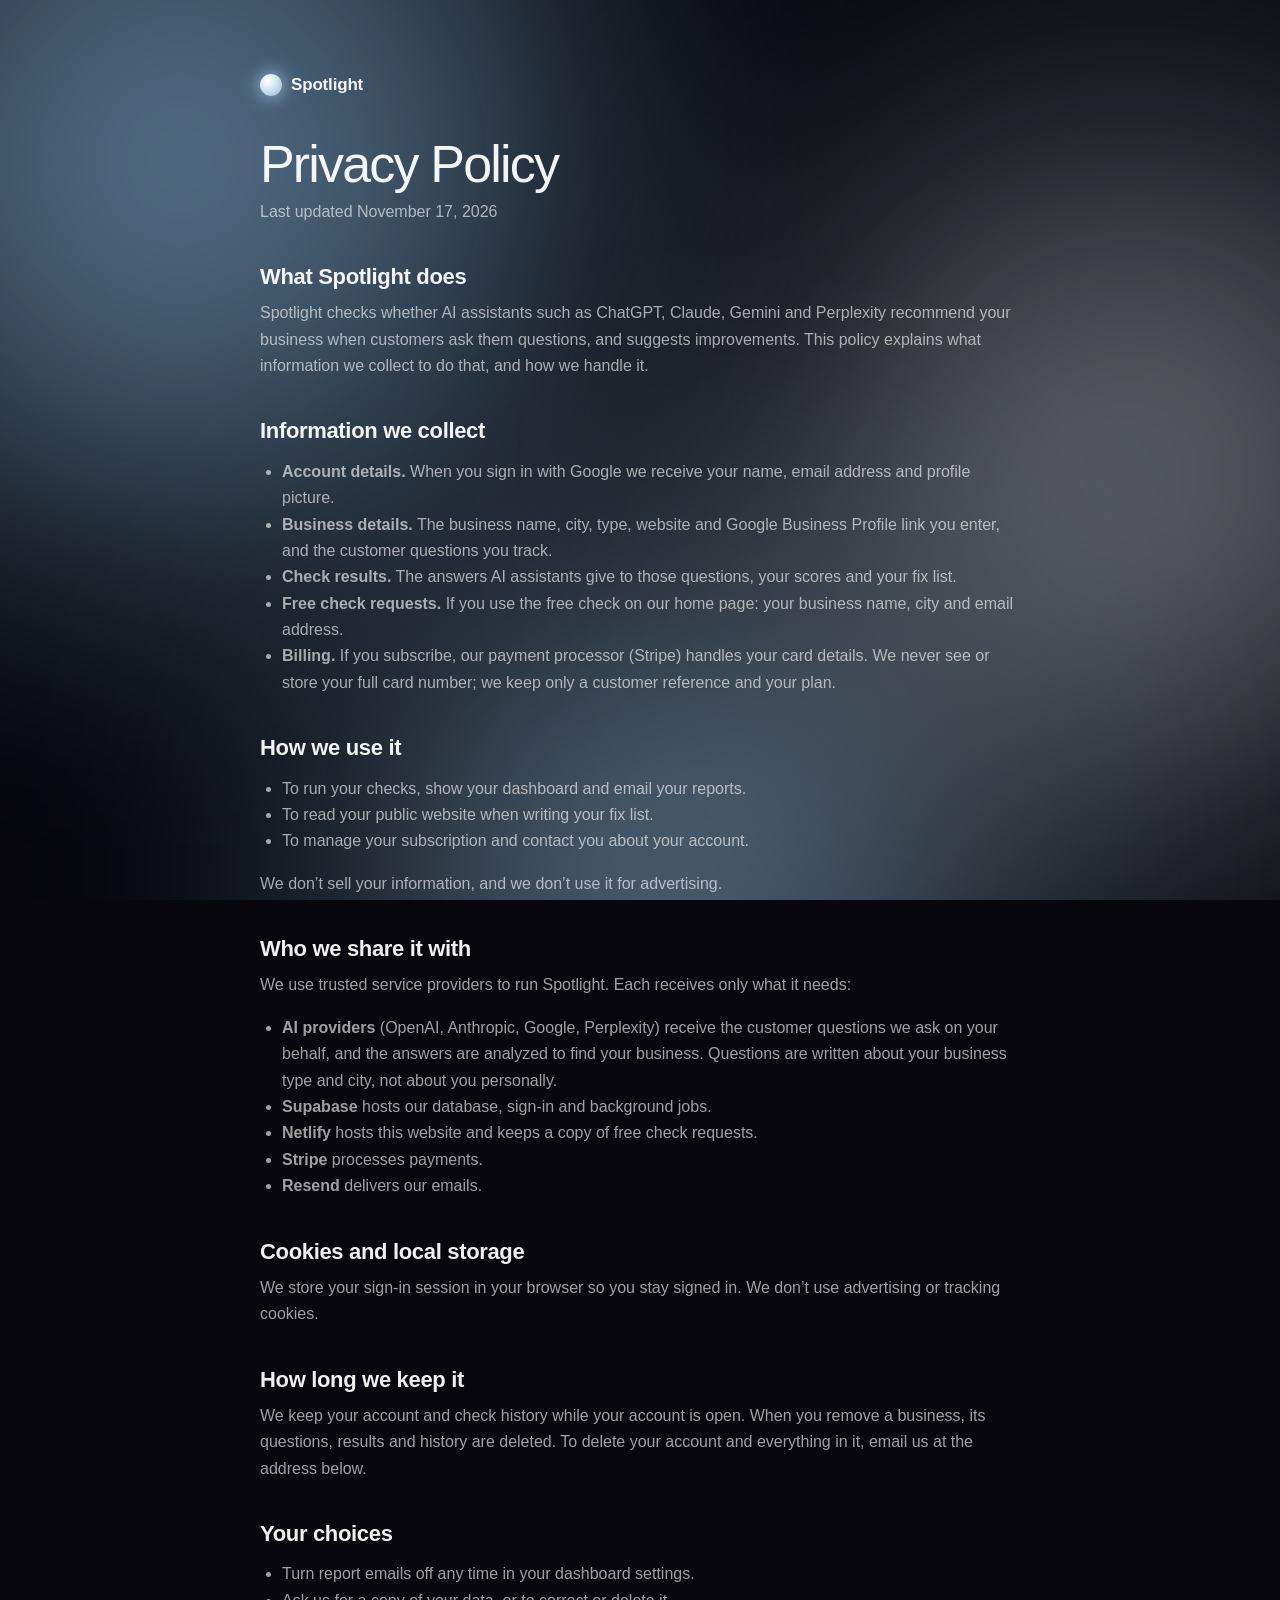
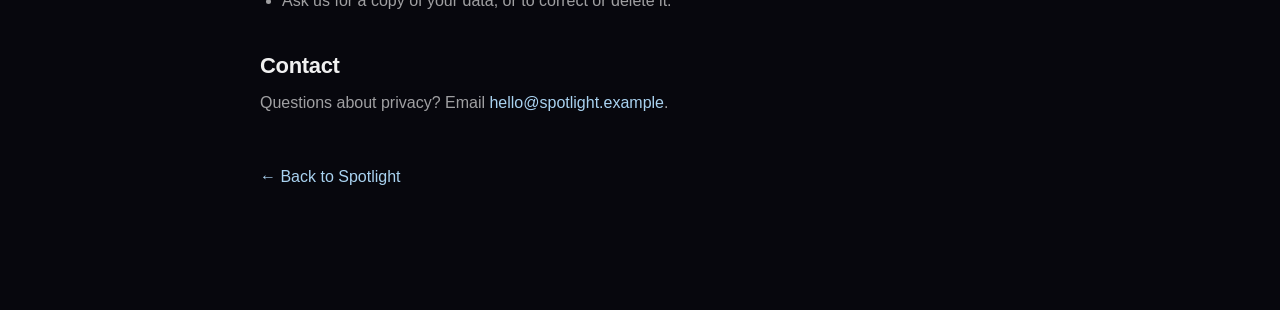
<file: privacy.html>
<!doctype html>
<html lang="en">
<head>
  <meta charset="utf-8" />
  <meta name="viewport" content="width=device-width, initial-scale=1" />
  <title>Privacy Policy — Spotlight</title>
  <meta name="description" content="How Spotlight collects, uses and protects your information." />
  <meta name="theme-color" content="#07070d" />
  <link rel="icon" href="/favicon.svg" type="image/svg+xml" />
  <link rel="stylesheet" href="/styles.css?v=4" />
</head>
<body>
  <div class="orbs" aria-hidden="true"><span></span><span></span><span></span></div>
  <main class="container legal">
    <a href="/" class="logo" aria-label="Spotlight home"><span class="logo-orb"></span>Spotlight</a>
    <h1 style="margin-top: 40px">Privacy Policy</h1>
    <p class="faint">Last updated November 17, 2026</p>

    <h2>What Spotlight does</h2>
    <p>Spotlight checks whether AI assistants such as ChatGPT, Claude, Gemini and Perplexity recommend your business when customers ask them questions, and suggests improvements. This policy explains what information we collect to do that, and how we handle it.</p>

    <h2>Information we collect</h2>
    <ul>
      <li><strong>Account details.</strong> When you sign in with Google we receive your name, email address and profile picture.</li>
      <li><strong>Business details.</strong> The business name, city, type, website and Google Business Profile link you enter, and the customer questions you track.</li>
      <li><strong>Check results.</strong> The answers AI assistants give to those questions, your scores and your fix list.</li>
      <li><strong>Free check requests.</strong> If you use the free check on our home page: your business name, city and email address.</li>
      <li><strong>Billing.</strong> If you subscribe, our payment processor (Stripe) handles your card details. We never see or store your full card number; we keep only a customer reference and your plan.</li>
    </ul>

    <h2>How we use it</h2>
    <ul>
      <li>To run your checks, show your dashboard and email your reports.</li>
      <li>To read your public website when writing your fix list.</li>
      <li>To manage your subscription and contact you about your account.</li>
    </ul>
    <p>We don’t sell your information, and we don’t use it for advertising.</p>

    <h2>Who we share it with</h2>
    <p>We use trusted service providers to run Spotlight. Each receives only what it needs:</p>
    <ul>
      <li><strong>AI providers</strong> (OpenAI, Anthropic, Google, Perplexity) receive the customer questions we ask on your behalf, and the answers are analyzed to find your business. Questions are written about your business type and city, not about you personally.</li>
      <li><strong>Supabase</strong> hosts our database, sign-in and background jobs.</li>
      <li><strong>Netlify</strong> hosts this website and keeps a copy of free check requests.</li>
      <li><strong>Stripe</strong> processes payments.</li>
      <li><strong>Resend</strong> delivers our emails.</li>
    </ul>

    <h2>Cookies and local storage</h2>
    <p>We store your sign-in session in your browser so you stay signed in. We don’t use advertising or tracking cookies.</p>

    <h2>How long we keep it</h2>
    <p>We keep your account and check history while your account is open. When you remove a business, its questions, results and history are deleted. To delete your account and everything in it, email us at the address below.</p>

    <h2>Your choices</h2>
    <ul>
      <li>Turn report emails off any time in your dashboard settings.</li>
      <li>Ask us for a copy of your data, or to correct or delete it.</li>
    </ul>

    <h2>Contact</h2>
    <p>Questions about privacy? Email <a href="mailto:hello@spotlight.example">hello@spotlight.example</a>.</p>

    <p style="margin-top: 48px"><a href="/">← Back to Spotlight</a></p>
  </main>
</body>
</html>
</file>
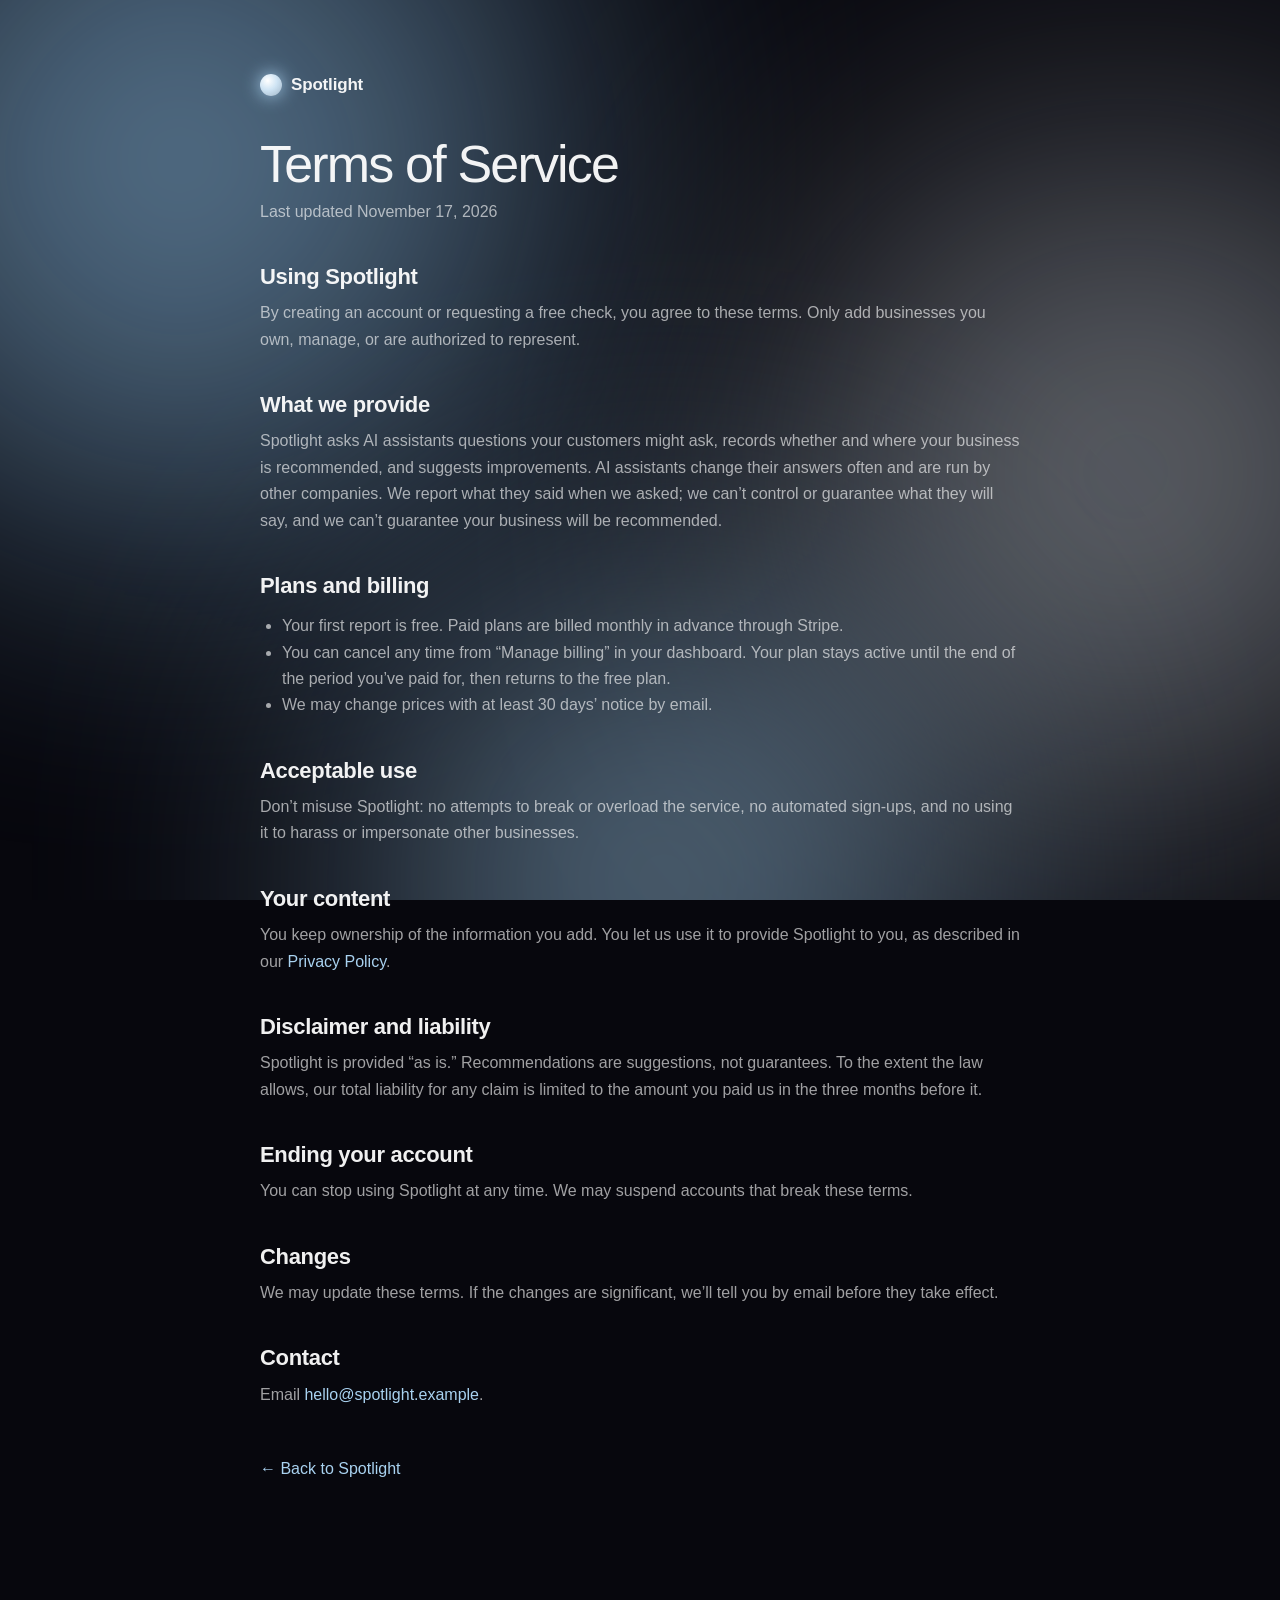
<file: terms.html>
<!doctype html>
<html lang="en">
<head>
  <meta charset="utf-8" />
  <meta name="viewport" content="width=device-width, initial-scale=1" />
  <title>Terms of Service — Spotlight</title>
  <meta name="description" content="The terms for using Spotlight." />
  <meta name="theme-color" content="#07070d" />
  <link rel="icon" href="/favicon.svg" type="image/svg+xml" />
  <link rel="stylesheet" href="/styles.css?v=4" />
</head>
<body>
  <div class="orbs" aria-hidden="true"><span></span><span></span><span></span></div>
  <main class="container legal">
    <a href="/" class="logo" aria-label="Spotlight home"><span class="logo-orb"></span>Spotlight</a>
    <h1 style="margin-top: 40px">Terms of Service</h1>
    <p class="faint">Last updated November 17, 2026</p>

    <h2>Using Spotlight</h2>
    <p>By creating an account or requesting a free check, you agree to these terms. Only add businesses you own, manage, or are authorized to represent.</p>

    <h2>What we provide</h2>
    <p>Spotlight asks AI assistants questions your customers might ask, records whether and where your business is recommended, and suggests improvements. AI assistants change their answers often and are run by other companies. We report what they said when we asked; we can’t control or guarantee what they will say, and we can’t guarantee your business will be recommended.</p>

    <h2>Plans and billing</h2>
    <ul>
      <li>Your first report is free. Paid plans are billed monthly in advance through Stripe.</li>
      <li>You can cancel any time from “Manage billing” in your dashboard. Your plan stays active until the end of the period you’ve paid for, then returns to the free plan.</li>
      <li>We may change prices with at least 30 days’ notice by email.</li>
    </ul>

    <h2>Acceptable use</h2>
    <p>Don’t misuse Spotlight: no attempts to break or overload the service, no automated sign-ups, and no using it to harass or impersonate other businesses.</p>

    <h2>Your content</h2>
    <p>You keep ownership of the information you add. You let us use it to provide Spotlight to you, as described in our <a href="/privacy.html">Privacy Policy</a>.</p>

    <h2>Disclaimer and liability</h2>
    <p>Spotlight is provided “as is.” Recommendations are suggestions, not guarantees. To the extent the law allows, our total liability for any claim is limited to the amount you paid us in the three months before it.</p>

    <h2>Ending your account</h2>
    <p>You can stop using Spotlight at any time. We may suspend accounts that break these terms.</p>

    <h2>Changes</h2>
    <p>We may update these terms. If the changes are significant, we’ll tell you by email before they take effect.</p>

    <h2>Contact</h2>
    <p>Email <a href="mailto:hello@spotlight.example">hello@spotlight.example</a>.</p>

    <p style="margin-top: 48px"><a href="/">← Back to Spotlight</a></p>
  </main>
</body>
</html>
</file>
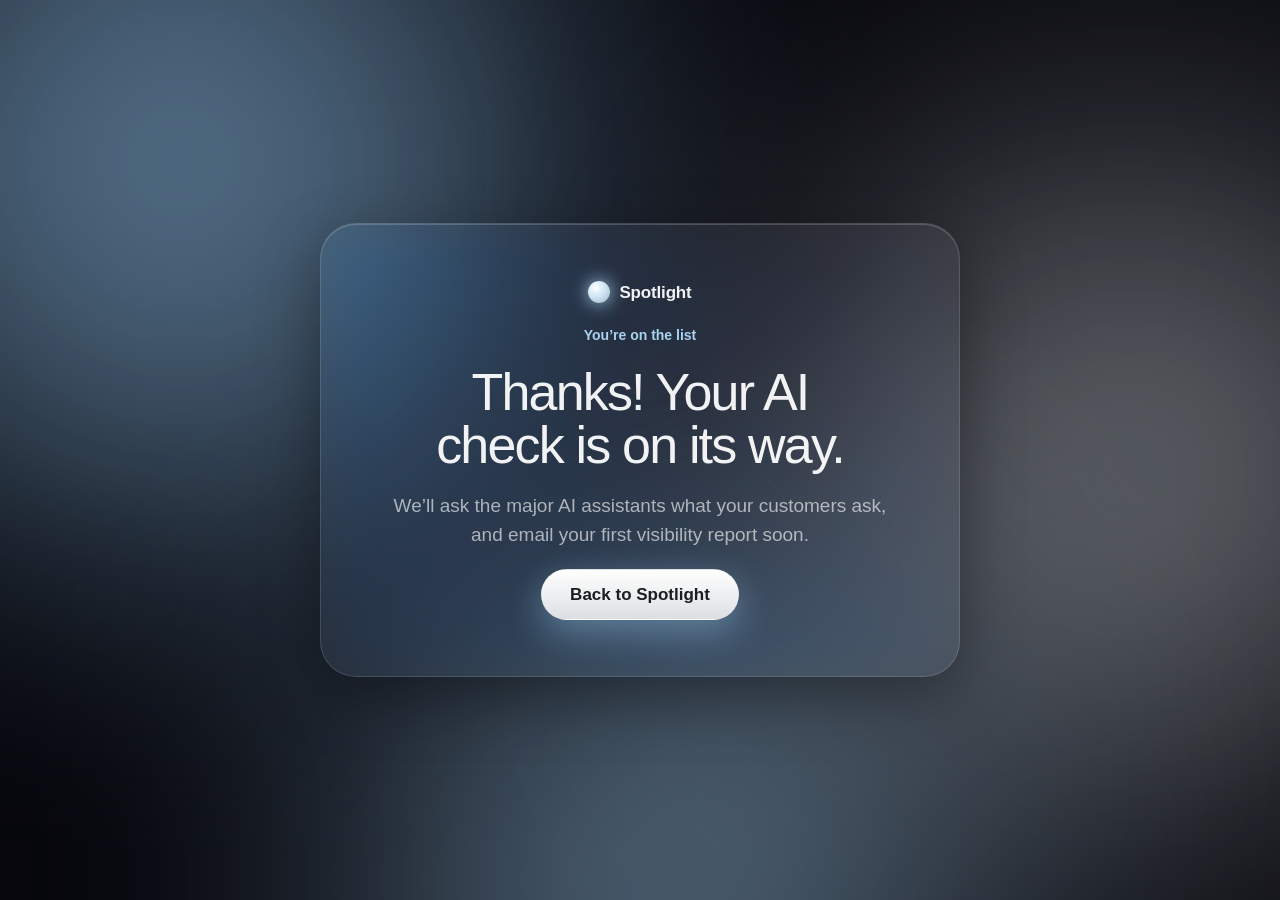
<file: thanks.html>
<!doctype html>
<html lang="en">
<head>
  <meta charset="utf-8" />
  <meta name="viewport" content="width=device-width, initial-scale=1" />
  <title>Thanks — Spotlight</title>
  <meta name="robots" content="noindex" />
  <link rel="icon" href="/favicon.svg" type="image/svg+xml" />
  <link rel="stylesheet" href="/styles.css?v=4" />
</head>
<body>
  <div class="orbs" aria-hidden="true"><span></span><span></span><span></span></div>
  <main class="thanks-main">
    <section class="thanks-card glass">
      <a href="/" class="logo" aria-label="Spotlight home"><span class="logo-orb"></span>Spotlight</a>
      <span class="eyebrow">You’re on the list</span>
      <h1>Thanks! Your AI check is on its way.</h1>
      <p class="lede">
        We’ll ask the major AI assistants what your customers ask, and email your first visibility report soon.
      </p>
      <a href="/" class="btn btn-primary btn-lg">Back to Spotlight</a>
    </section>
  </main>
</body>
</html>
</file>
<file: styles.css>
/* ==========================================================
   Spotlight Glass — shared styles for every page
   Frosted-glass panels over soft blurred light orbs, dark theme.
   ========================================================== */

:root {
  --bg: #07070d;
  --text: rgba(255, 255, 255, 0.94);
  --muted: rgba(255, 255, 255, 0.62);
  --faint: rgba(255, 255, 255, 0.4);
  --glass: rgba(255, 255, 255, 0.06);
  --glass2: rgba(255, 255, 255, 0.11);
  --stroke: rgba(255, 255, 255, 0.13);
  --hi: inset 0 1px 0 rgba(255, 255, 255, 0.18), 0 20px 60px rgba(0, 0, 0, 0.35);
  --blur: 28px;
  --accent: #a9d2f0;
  --accent-glow: rgba(150, 198, 235, 0.35);
  --accent-fill: linear-gradient(180deg, #ffffff 0%, #f1f2f3 40%, #dcdfe2 100%);
  --on-accent: #1c1d1f;
  --good: #30d158;
  --warn: #ff9f0a;
  --bad: #ff453a;
  --chart-line: #3987e5; /* series blue, dark-mode step of the chart palette */
  --orb1: #8fc1e8;
  --orb2: #b9c0c7;
  --orb3: #a6d4f5;
  --orbop: 0.55;
  --font: -apple-system, BlinkMacSystemFont, "SF Pro Display", "SF Pro Text", "Helvetica Neue", "Segoe UI", Roboto, sans-serif;
}

*,
*::before,
*::after { box-sizing: border-box; }

html { scroll-behavior: smooth; scroll-padding-top: 100px; }

body {
  margin: 0;
  min-height: 100vh;
  background: var(--bg);
  color: var(--text);
  font-family: var(--font);
  font-size: 16px;
  line-height: 1.5;
  -webkit-font-smoothing: antialiased;
  overflow-x: hidden;
}

a { color: var(--accent); text-decoration: none; }
a:hover { opacity: 0.8; }
h1, h2, h3 { margin: 0; font-weight: 700; }
h1 { font-weight: 400; font-size: clamp(44px, 6vw, 72px); line-height: 1.02; letter-spacing: -0.035em; text-wrap: balance; }
h2 { font-size: clamp(34px, 4.4vw, 52px); line-height: 1.06; letter-spacing: -0.03em; text-wrap: balance; }
h3 { font-size: 21px; font-weight: 600; letter-spacing: -0.015em; }
p { margin: 0; }
.muted { color: var(--muted); }
.faint { color: var(--faint); }
.hidden, [hidden] { display: none !important; }
.sr-only { position: absolute; width: 1px; height: 1px; padding: 0; margin: -1px; overflow: hidden; clip: rect(0 0 0 0); white-space: nowrap; border: 0; }

.container { width: min(1168px, 100%); margin-inline: auto; padding-inline: 24px; }

/* ---------- Background orbs ---------- */
.orbs { position: fixed; inset: 0; z-index: 0; pointer-events: none; overflow: hidden; }
.orbs span { position: absolute; border-radius: 50%; opacity: var(--orbop); }
.orbs span:nth-child(1) { width: 720px; height: 720px; left: -180px; top: -200px; background: var(--orb1); filter: blur(140px); }
.orbs span:nth-child(2) { width: 620px; height: 620px; right: -160px; top: 18%; background: var(--orb2); filter: blur(150px); }
.orbs span:nth-child(3) { width: 560px; height: 560px; left: 30%; bottom: -260px; background: var(--orb3); filter: blur(150px); }
main, .nav, .footer { position: relative; z-index: 1; }

/* ---------- Glass surfaces ---------- */
.glass,
.glass-strong {
  background: var(--glass);
  -webkit-backdrop-filter: blur(var(--blur)) saturate(180%);
  backdrop-filter: blur(var(--blur)) saturate(180%);
  border: 1px solid var(--stroke);
  box-shadow: var(--hi);
}
.glass-strong { background: var(--glass2); }

/* ---------- Buttons ---------- */
.btn {
  display: inline-flex;
  align-items: center;
  justify-content: center;
  gap: 0.4em;
  padding: 14px 20px;
  border: 1px solid transparent;
  border-radius: 14px;
  font: 600 15px/1 var(--font);
  text-align: center;
  cursor: pointer;
  transition: filter 0.15s, transform 0.1s, opacity 0.15s;
}
.btn:hover { opacity: 1; filter: brightness(1.08); }
.btn:active { transform: scale(0.985); }
.btn:focus-visible { outline: 2px solid var(--accent); outline-offset: 3px; }
.btn:disabled { opacity: 0.6; cursor: wait; }
.btn-primary {
  background: var(--accent-fill);
  color: var(--on-accent);
  box-shadow: inset 0 1px 0 rgba(255, 255, 255, 0.3), 0 10px 30px var(--accent-glow);
}
.btn-ghost { background: var(--glass2); border-color: var(--stroke); color: var(--text); }
.btn-sm { padding: 10px 18px; border-radius: 999px; font-size: 14px; font-weight: 500; box-shadow: 0 6px 20px rgba(150, 198, 235, 0.4); }
.btn-lg { padding: 16px 28px; border-radius: 999px; font-size: 17px; box-shadow: inset 0 1px 0 rgba(255, 255, 255, 0.3), 0 12px 36px rgba(150, 198, 235, 0.45); }
.btn-block { width: 100%; }

/* ---------- Nav ---------- */
.nav { position: sticky; top: 16px; z-index: 50; display: flex; justify-content: center; padding: 16px 20px 0; }
.nav-inner {
  position: relative;
  display: flex;
  align-items: center;
  gap: 28px;
  width: 100%;
  max-width: 1080px;
  padding: 8px 8px 8px 22px;
  border-radius: 999px;
}
/* The bar's blur lives on a pseudo-element: a blurred ancestor would stop the
   mobile dropdown (a child of the bar) from blurring what's behind it. */
.nav-inner.glass-strong { z-index: 0; background: none; -webkit-backdrop-filter: none; backdrop-filter: none; }
.nav-inner::before {
  content: "";
  position: absolute;
  inset: 0;
  z-index: -1;
  border-radius: inherit;
  background: var(--glass2);
  -webkit-backdrop-filter: blur(var(--blur)) saturate(180%);
  backdrop-filter: blur(var(--blur)) saturate(180%);
}
.logo { display: flex; align-items: center; gap: 9px; color: var(--text); font-size: 17px; font-weight: 600; letter-spacing: -0.01em; }
.logo:hover { opacity: 1; }
.logo-orb {
  width: 22px;
  height: 22px;
  flex: none;
  border-radius: 50%;
  background: radial-gradient(circle at 35% 30%, #fff, #cfe4f4 45%, #9fb4c6);
  box-shadow: 0 0 18px var(--accent);
}
.nav-links { display: flex; gap: 22px; flex: 1; font-size: 14px; }
.nav-links a { color: var(--muted); }
.nav-links a:hover { color: var(--text); opacity: 1; }
.nav-login { color: var(--text); font-size: 14px; }
.nav-toggle { display: none; }

/* ---------- Hero ---------- */
.hero {
  display: grid;
  grid-template-columns: repeat(auto-fit, minmax(min(100%, 440px), 1fr));
  gap: 48px;
  align-items: center;
  padding: 96px 0 120px;
}
.hero-copy { display: flex; flex-direction: column; gap: 24px; }
.lede { font-size: 19px; color: var(--muted); max-width: 520px; text-wrap: pretty; }

.check-form {
  display: grid;
  grid-template-columns: 1fr 1fr;
  gap: 10px;
  max-width: 520px;
  padding: 14px;
  border-radius: 26px;
}
.field { display: flex; flex-direction: column; gap: 6px; min-width: 0; }
.field-wide { grid-column: 1 / -1; }
.field label:not(.sr-only) { font-size: 13px; color: var(--muted); }
.field input {
  width: 100%;
  padding: 14px 16px;
  border: 1px solid var(--stroke);
  border-radius: 14px;
  background: var(--glass);
  color: var(--text);
  font: 15px var(--font);
  outline: none;
  transition: border-color 0.15s, box-shadow 0.15s;
}
.field input::placeholder { color: var(--faint); }
.field input:focus { border-color: var(--accent); box-shadow: 0 0 0 4px rgba(150, 198, 235, 0.25); }
.check-form .btn { padding: 15px; font-size: 16px; }
.form-note { font-size: 13px; color: var(--faint); text-align: center; padding-top: 2px; }
.form-note.is-error { color: #ffb4ae; }
.form-success { padding: 12px 14px; border-radius: 14px; background: rgba(48, 209, 88, 0.14); border: 1px solid rgba(48, 209, 88, 0.3); color: var(--good); font-weight: 500; text-align: center; }

.assistants { display: flex; flex-wrap: wrap; gap: 8px; margin: 0; padding: 0; list-style: none; }
.assistants li { padding: 6px 12px; border-radius: 999px; border: 1px solid var(--stroke); background: var(--glass); color: var(--muted); font-size: 13px; }

/* Hero visual */
.hero-visual { position: relative; }
.chat-card { overflow: hidden; border-radius: 28px; }
.chat-top { display: flex; align-items: center; gap: 8px; padding: 14px 18px; border-bottom: 1px solid var(--stroke); }
.traffic { display: flex; gap: 8px; }
.traffic i { width: 12px; height: 12px; border-radius: 50%; background: #ff5f57; }
.traffic i:nth-child(2) { background: #febc2e; }
.traffic i:nth-child(3) { background: #28c840; }
.chat-title { flex: 1; margin-right: 52px; text-align: center; font-size: 13px; color: var(--muted); }
.chat-body { display: flex; flex-direction: column; gap: 16px; padding: 22px; }
.chat-q { align-self: flex-end; max-width: 80%; padding: 11px 16px; border-radius: 20px 20px 6px 20px; background: var(--accent-fill); color: var(--on-accent); font-size: 15px; }
.chat-a { max-width: 92%; padding: 16px 18px; border-radius: 20px 20px 20px 6px; background: var(--glass2); border: 1px solid var(--stroke); font-size: 14.5px; line-height: 1.55; }
.chat-a > div { margin-bottom: 8px; }
.chat-a ol { display: flex; flex-direction: column; gap: 4px; margin: 0; padding-left: 20px; color: var(--muted); }
.chat-a strong { color: var(--text); }
.chat-alert { display: flex; gap: 12px; align-items: flex-start; padding: 14px 16px; border-radius: 18px; background: rgba(255, 69, 58, 0.12); border: 1px solid rgba(255, 69, 58, 0.3); font-size: 14px; line-height: 1.45; }
.alert-icon { flex: none; display: grid; place-items: center; width: 22px; height: 22px; border-radius: 50%; background: var(--bad); color: #fff; font-size: 13px; font-weight: 700; }

.score-card {
  position: relative;
  display: grid;
  grid-template-columns: auto 1fr;
  gap: 18px;
  align-items: center;
  margin: -34px 18px 0 48px;
  padding: 16px 20px;
  border-radius: 22px;
  -webkit-backdrop-filter: blur(40px) saturate(200%);
  backdrop-filter: blur(40px) saturate(200%);
}
.score-ring {
  display: grid;
  place-items: center;
  width: 64px;
  height: 64px;
  border-radius: 50%;
  background: conic-gradient(var(--ring, var(--warn)) 0 var(--pct), var(--glass2) var(--pct) 100%);
}
.score-ring span { display: grid; place-items: center; width: 52px; height: 52px; border-radius: 50%; background: var(--bg); font-size: 18px; font-weight: 700; }
.score-text { display: flex; flex-direction: column; gap: 4px; }
.score-text .kicker + .kicker { margin-top: 4px; }
.score-fix { font-size: 14.5px; font-weight: 500; }
.kicker { font-size: 12px; color: var(--faint); text-transform: uppercase; letter-spacing: 0.06em; }

/* ---------- Sections ---------- */
.section { display: flex; flex-direction: column; gap: 40px; padding: 0 0 140px; }
.section-head { display: flex; flex-direction: column; gap: 14px; max-width: 720px; }
.section-head p { font-size: 18px; line-height: 1.55; color: var(--muted); text-wrap: pretty; }
.eyebrow { font-size: 14px; font-weight: 600; color: var(--accent); }
.section-head-wide { max-width: none; }
h2.wrap-natural { text-wrap: wrap; }

.grid-3 { display: grid; grid-template-columns: repeat(auto-fit, minmax(min(100%, 280px), 1fr)); gap: 18px; }
.grid-4 { display: grid; grid-template-columns: repeat(auto-fit, minmax(min(100%, 240px), 1fr)); gap: 18px; }
.card { display: flex; flex-direction: column; gap: 10px; padding: 30px; border-radius: 28px; }
.card p { font-size: 15.5px; line-height: 1.55; color: var(--muted); }
.card-num { font-size: 13px; color: var(--faint); font-variant-numeric: tabular-nums; }

/* Fix cards */
.fix { gap: 12px; padding: 28px; border-radius: 26px; }
.fix h3 { font-size: 19px; letter-spacing: -0.01em; }
.fix p { font-size: 15px; }
.tag { align-self: flex-start; padding: 4px 10px; border-radius: 999px; font-size: 12px; font-weight: 600; }
.tag-high { color: var(--bad); background: rgba(255, 69, 58, 0.14); }
.tag-med { color: var(--warn); background: rgba(255, 159, 10, 0.14); }

/* Steps */
.steps {
  display: grid;
  grid-template-columns: repeat(auto-fit, minmax(min(100%, 300px), 1fr));
  margin: 0;
  padding: 0;
  list-style: none;
  overflow: hidden;
  border-radius: 32px;
}
.step { display: flex; flex-direction: column; gap: 14px; padding: 34px; }
.step + .step { border-left: 1px solid var(--stroke); }
.step p { font-size: 15.5px; line-height: 1.55; color: var(--muted); }
.step-num { display: grid; place-items: center; width: 40px; height: 40px; border-radius: 50%; background: var(--glass2); border: 1px solid var(--stroke); font-weight: 600; }
.step-num-accent { background: var(--accent-fill); border-color: transparent; color: var(--on-accent); }

/* Weekly report */
.report { display: grid; grid-template-columns: repeat(auto-fit, minmax(min(100%, 380px), 1fr)); gap: 56px; align-items: center; }
.report-copy { display: flex; flex-direction: column; gap: 24px; }
.report-points { display: flex; flex-direction: column; gap: 16px; margin: 0; padding: 0; list-style: none; font-size: 16px; }
.report-card { display: flex; flex-direction: column; gap: 20px; padding: 26px; border-radius: 30px; }
.report-head { display: flex; align-items: center; justify-content: space-between; gap: 12px; flex-wrap: wrap; }
.report-head > div { display: flex; flex-direction: column; gap: 2px; }
.report-title { font-size: 16px; font-weight: 600; }
.report-sub { font-size: 13px; color: var(--faint); }
.trend { padding: 6px 12px; border-radius: 999px; background: rgba(48, 209, 88, 0.14); border: 1px solid rgba(48, 209, 88, 0.3); color: var(--good); font-size: 13px; font-weight: 600; }
.table-wrap { overflow-x: auto; border-radius: 18px; background: var(--glass); border: 1px solid var(--stroke); }
.report-table { width: 100%; border-collapse: collapse; font-size: 14px; font-variant-numeric: tabular-nums; }
.report-table th { padding: 12px 8px; color: var(--faint); font-size: 12px; font-weight: 500; text-transform: uppercase; letter-spacing: 0.05em; }
.report-table th:first-child { text-align: left; padding-left: 16px; }
.report-table td { padding: 13px 8px; text-align: center; border-top: 1px solid var(--stroke); }
.report-table td:first-child { text-align: left; padding-left: 16px; white-space: nowrap; }
.rank-top { padding: 3px 10px; border-radius: 999px; background: rgba(48, 209, 88, 0.16); color: var(--good); font-weight: 600; }
.row-miss { background: rgba(255, 69, 58, 0.07); }
.row-miss td:not(:first-child) { color: var(--bad); }
.report-foot { display: flex; flex-direction: column; gap: 10px; }
.chips { display: flex; flex-wrap: wrap; gap: 8px; }
.chips span { padding: 7px 14px; border-radius: 999px; background: var(--glass2); border: 1px solid var(--stroke); font-size: 14px; }

/* Who it's for */
.section:has(.trades) { gap: 36px; }
.trades { display: flex; flex-wrap: wrap; gap: 10px; max-width: 900px; margin: 0; padding: 0; list-style: none; }
.trades li {
  display: flex;
  align-items: center;
  gap: 8px;
  padding: 11px 18px;
  border-radius: 999px;
  font-size: 15px;
  -webkit-backdrop-filter: blur(20px) saturate(180%);
  backdrop-filter: blur(20px) saturate(180%);
}
.trade-icon {
  flex: none;
  width: 26px;
  height: 26px;
  padding: 5px;
  border-radius: 50%;
  background: var(--accent-fill);
  color: var(--on-accent);
  box-shadow: inset 0 1px 0 #fff, 0 2px 6px rgba(0, 0, 0, 0.18);
}
.pull { max-width: 820px; margin: 24px 0 0; padding: 40px 44px; border-radius: 32px; }
.pull p { margin-bottom: 14px; font-size: clamp(24px, 3vw, 34px); line-height: 1.2; letter-spacing: -0.02em; font-weight: 600; }
.pull cite { font-size: 15px; font-style: normal; color: var(--muted); }

/* Pricing */
.pricing { display: grid; grid-template-columns: repeat(auto-fit, minmax(min(100%, 300px), 1fr)); gap: 18px; align-items: stretch; }
.plan { position: relative; display: flex; flex-direction: column; gap: 20px; padding: 32px; border-radius: 30px; }
.plan h3 { margin-bottom: 4px; font-size: 22px; letter-spacing: 0; }
.plan-desc { font-size: 15px; color: var(--muted); }
.plan-featured {
  background: linear-gradient(160deg, rgba(150, 198, 235, 0.28), rgba(192, 200, 208, 0.14));
  -webkit-backdrop-filter: blur(var(--blur)) saturate(180%);
  backdrop-filter: blur(var(--blur)) saturate(180%);
  border: 1px solid rgba(150, 198, 235, 0.5);
  box-shadow: var(--hi), 0 0 60px rgba(150, 198, 235, 0.25);
}
.plan-badge { position: absolute; top: 28px; right: 28px; padding: 5px 11px; border-radius: 999px; background: var(--accent-fill); color: var(--on-accent); font-size: 12px; font-weight: 600; }
.price { font-size: 48px; font-weight: 700; letter-spacing: -0.03em; line-height: 1.1; }
.price span { font-size: 17px; font-weight: 500; color: var(--muted); letter-spacing: 0; }
.plan ul { display: flex; flex-direction: column; gap: 10px; flex: 1; margin: 0; padding: 0; list-style: none; font-size: 15px; }
.plan li { display: flex; gap: 10px; }
.plan li::before { content: "✓"; color: var(--accent); }
.plan .btn-ghost:hover { filter: brightness(1.2); }

/* FAQ */
.faq-section { flex-direction: row; flex-wrap: wrap; align-items: flex-start; }
.faq-head { flex: 1 1 280px; }
.faq { flex: 2 1 520px; min-width: 0; display: flex; flex-direction: column; overflow: hidden; border-radius: 28px; }
.faq details + details { border-top: 1px solid var(--stroke); }
.faq summary { display: flex; justify-content: space-between; align-items: center; gap: 16px; padding: 22px 26px; font-size: 17px; font-weight: 600; cursor: pointer; list-style: none; }
.faq summary::-webkit-details-marker { display: none; }
.faq summary:focus-visible { outline: 2px solid var(--accent); outline-offset: -2px; border-radius: 12px; }
.chev { flex: none; display: grid; place-items: center; width: 28px; height: 28px; border-radius: 50%; background: var(--glass2); border: 1px solid var(--stroke); font-size: 18px; font-weight: 400; transition: transform 0.25s; }
.faq details[open] .chev { transform: rotate(45deg); }
.faq details p { max-width: 640px; padding: 0 26px 24px; font-size: 15.5px; line-height: 1.6; color: var(--muted); }

/* Final CTA */
.final-cta {
  display: flex;
  flex-direction: column;
  align-items: center;
  gap: 20px;
  margin-bottom: 100px;
  padding: 80px 32px;
  text-align: center;
  border-radius: 40px;
  background: linear-gradient(160deg, rgba(150, 198, 235, 0.22), rgba(192, 200, 208, 0.18));
  -webkit-backdrop-filter: blur(var(--blur)) saturate(180%);
  backdrop-filter: blur(var(--blur)) saturate(180%);
  border: 1px solid var(--stroke);
  box-shadow: var(--hi);
}
.final-cta h2 { font-size: clamp(40px, 5.5vw, 64px); line-height: 1.02; letter-spacing: -0.035em; }
.final-cta p { max-width: 540px; font-size: 19px; color: var(--muted); text-wrap: pretty; }
.final-cta .btn { margin-top: 8px; }

/* Footer */
.footer { display: flex; justify-content: space-between; gap: 16px; flex-wrap: wrap; padding-bottom: 48px; font-size: 13px; color: var(--faint); }
.footer strong { color: var(--text); }

/* Reveal on scroll */
.reveal { opacity: 0; transform: translateY(16px); transition: opacity 0.6s ease, transform 0.6s ease; }
.reveal.in { opacity: 1; transform: none; }

/* ---------- Login ---------- */
.auth-main { min-height: 100vh; display: flex; flex-direction: column; align-items: center; justify-content: center; gap: 28px; padding: 48px 16px; }
.auth-card { width: min(440px, 100%); padding: 36px 32px; text-align: center; border-radius: 30px; }
.auth-card h1 { font-size: 30px; letter-spacing: -0.025em; }
.auth-sub { margin: 10px 0 28px; color: var(--muted); }
.provider-list { display: grid; gap: 12px; }
.provider-btn {
  display: flex;
  align-items: center;
  justify-content: center;
  gap: 12px;
  width: 100%;
  padding: 14px 18px;
  border: 1px solid var(--stroke);
  border-radius: 14px;
  background: var(--glass2);
  color: var(--text);
  font: 600 15px var(--font);
  cursor: pointer;
  transition: border-color 0.15s, filter 0.15s, transform 0.1s;
}
.provider-btn svg { width: 20px; height: 20px; flex: none; }
.provider-btn:hover:not(:disabled) { border-color: var(--accent); filter: brightness(1.15); }
.provider-btn:active:not(:disabled) { transform: scale(0.985); }
.provider-btn:focus-visible { outline: 2px solid var(--accent); outline-offset: 3px; }
.provider-btn:disabled { opacity: 0.6; cursor: wait; }
.auth-error { margin-top: 16px; padding: 10px 12px; border-radius: 12px; background: rgba(255, 69, 58, 0.12); border: 1px solid rgba(255, 69, 58, 0.3); color: #ffb4ae; font-size: 14px; }
.auth-fine { margin-top: 20px; font-size: 13px; color: var(--faint); }
.auth-back { color: var(--muted); font-size: 14px; }
.auth-back:hover { color: var(--text); opacity: 1; }

/* ---------- Thanks ---------- */
.thanks-main { min-height: 100vh; display: flex; align-items: center; justify-content: center; padding: 48px 16px; }
.thanks-card { display: flex; flex-direction: column; align-items: center; gap: 20px; max-width: 640px; padding: 56px 32px; text-align: center; border-radius: 36px; }
.thanks-card h1 { font-size: clamp(36px, 5vw, 52px); }
.thanks-card .lede { margin-inline: auto; }

/* ---------- Dashboard ---------- */
.user-menu { display: flex; align-items: center; gap: 12px; margin-left: auto; min-width: 0; font-size: 14px; color: var(--muted); }
.user-name { overflow: hidden; text-overflow: ellipsis; white-space: nowrap; }
.avatar { flex: none; width: 32px; height: 32px; border-radius: 50%; object-fit: cover; box-shadow: 0 0 0 1.5px rgba(255, 255, 255, 0.28), 0 0 16px var(--accent-glow); }
/* No photo (or only Google's letter placeholder): a glowing orb like the logo, with initials. */
.avatar-orb {
  display: grid;
  place-items: center;
  background: radial-gradient(circle at 35% 30%, #fff, #cfe4f4 45%, #9fb4c6);
  box-shadow: 0 0 18px var(--accent), inset 0 -2px 6px rgba(40, 70, 100, 0.25);
  color: #24425c;
  font-size: 12px;
  font-weight: 600;
  letter-spacing: 0.02em;
}
.nav-user { display: flex; align-items: center; gap: 10px; min-width: 0; max-width: 220px; }
.nav-user .user-name { color: var(--text); }
.user-menu .btn { border-radius: 999px; box-shadow: none; }
.dash { padding: 72px 0 120px; }
.dash-head { display: flex; flex-direction: column; gap: 16px; }
.dash-title { font-size: clamp(36px, 5vw, 56px); }
.dash-card { padding: 28px; border-radius: 28px; }
.dash-card h2 { margin-bottom: 18px; font-size: 21px; letter-spacing: -0.015em; }
.dash-form { display: grid; gap: 12px; }
.form-msg { padding: 10px 12px; border-radius: 12px; font-size: 14px; }
.form-msg.is-ok { background: rgba(48, 209, 88, 0.14); color: var(--good); }
.form-msg.is-error { background: rgba(255, 69, 58, 0.12); color: #ffb4ae; }
.biz-list { display: grid; gap: 10px; margin: 0; padding: 0; list-style: none; }
.biz-list li { display: flex; align-items: center; justify-content: space-between; gap: 12px; padding: 14px 16px; border-radius: 16px; background: var(--glass); border: 1px solid var(--stroke); }
.biz-list strong { display: block; }
.biz-list span { color: var(--muted); font-size: 14px; }
.biz-remove { flex: none; width: 32px; height: 32px; border-radius: 50%; border: 1px solid var(--stroke); background: var(--glass2); color: var(--muted); font-size: 18px; cursor: pointer; }
.biz-remove:hover { color: var(--bad); border-color: var(--bad); }
.biz-empty { color: var(--muted); }

/* ---------- Lights on (welcome animation after signing in) ---------- */
.lights-on { position: fixed; inset: 0; z-index: 100; overflow: hidden; background: var(--bg); cursor: pointer; animation: lo-out 0.9s ease 2.5s forwards; }
/* Everything is centred on the middle of the screen. */
.lo-glow, .lo-orb, .lo-rings span { position: absolute; inset: 0; margin: auto; border-radius: 50%; }
.lo-beam {
  position: absolute;
  inset: 0;
  /* A soft cone of light shining down from the top onto the orb. */
  background: conic-gradient(from 0deg at 50% -8%, transparent 0deg 158deg, rgba(190, 222, 246, 0.3) 172deg 188deg, transparent 202deg 360deg);
  -webkit-mask-image: linear-gradient(180deg, rgba(0, 0, 0, 0.3) 0%, #000 35%, #000 47%, transparent 62%);
  mask-image: linear-gradient(180deg, rgba(0, 0, 0, 0.3) 0%, #000 35%, #000 47%, transparent 62%);
  opacity: 0;
  animation: lo-beam 1.2s ease-out 0.9s forwards;
}
.lo-glow {
  inset: auto;
  top: 50%;
  left: 50%;
  width: 140vmax;
  height: 140vmax;
  margin: -70vmax 0 0 -70vmax; /* bigger than the screen, so centre it by hand */
  background: radial-gradient(circle, rgba(200, 228, 248, 0.5) 0%, rgba(150, 198, 235, 0.18) 22%, transparent 55%);
  opacity: 0;
  transform: scale(0.05);
  animation: lo-glow 1.6s cubic-bezier(0.2, 0.7, 0.2, 1) 0.9s forwards;
}
.lo-rings span { width: 40px; height: 40px; border: 1px solid rgba(220, 238, 252, 0.55); opacity: 0; animation: lo-ring 1.8s ease-out forwards; }
.lo-rings span:nth-child(1) { animation-delay: 1.05s; }
.lo-rings span:nth-child(2) { animation-delay: 1.3s; }
.lo-rings span:nth-child(3) { animation-delay: 1.55s; }
.lo-orb {
  width: 40px;
  height: 40px;
  background: radial-gradient(circle at 35% 30%, #fff, #cfe4f4 45%, #9fb4c6);
  opacity: 0;
  animation: lo-ignite 1.3s ease-out 0.15s forwards;
}
.lo-text { position: absolute; top: 50%; left: 16px; right: 16px; margin: 72px 0 0; text-align: center; font-size: clamp(24px, 4vw, 34px); letter-spacing: -0.02em; opacity: 0; animation: lo-text 0.8s ease-out 1.25s forwards; }

/* The orb flickers on like a real bulb, then blazes. */
@keyframes lo-ignite {
  0% { opacity: 0; transform: scale(0.4); box-shadow: none; }
  20% { opacity: 0.55; }
  28% { opacity: 0.15; }
  40% { opacity: 0.85; }
  48% { opacity: 0.35; }
  60% { opacity: 1; transform: scale(1); box-shadow: 0 0 30px 6px var(--accent); }
  100% { opacity: 1; transform: scale(1.5); box-shadow: 0 0 36px 10px #fff, 0 0 80px 24px var(--accent); }
}
@keyframes lo-beam { to { opacity: 1; } }
@keyframes lo-glow { to { opacity: 1; transform: scale(1); } }
@keyframes lo-ring { 0% { opacity: 0.8; transform: scale(1); } 100% { opacity: 0; transform: scale(16); } }
@keyframes lo-text { from { opacity: 0; transform: translateY(10px); } to { opacity: 1; transform: none; } }
@keyframes lo-out { to { opacity: 0; visibility: hidden; } }

/* Behind the overlay the page's own lights come up past normal, then settle. */
.is-lighting-up .orbs span { animation: orbs-up 3.6s ease-out both; }
.is-lighting-up .dash { animation: dash-in 1s ease-out 2.5s both; }
@keyframes orbs-up { 0% { opacity: 0; } 70% { opacity: 0.95; } 100% { opacity: var(--orbop); } }
@keyframes dash-in { from { opacity: 0; transform: translateY(14px); filter: brightness(1.6); } to { opacity: 1; transform: none; filter: none; } }

/* ---------- Responsive ---------- */
/* ---------- Dashboard: plan, layout, report ---------- */
.plan-bar { display: flex; align-items: center; flex-wrap: wrap; gap: 10px 14px; font-size: 14px; }
.plan-pill { padding: 6px 12px; border-radius: 999px; background: var(--glass2); border: 1px solid var(--stroke); font-weight: 600; }
.plan-bar .btn { border-radius: 999px; box-shadow: none; }
.banner { margin-top: 24px; padding: 12px 16px; border-radius: 14px; background: rgba(255, 69, 58, 0.12); border: 1px solid rgba(255, 69, 58, 0.3); color: #ffb4ae; font-size: 15px; }
.banner.is-ok { background: rgba(48, 209, 88, 0.14); border-color: rgba(48, 209, 88, 0.3); color: var(--good); }

.dash-layout { display: grid; grid-template-columns: minmax(0, 360px) minmax(0, 1fr); gap: 18px; align-items: start; margin-top: 40px; }
.dash-side, .dash-main, .detail { display: flex; flex-direction: column; gap: 18px; min-width: 0; }
.dash-card h2 { text-wrap: wrap; }
.section-sub { margin: -10px 0 16px; font-size: 14px; }
.section-row { display: flex; align-items: baseline; justify-content: space-between; gap: 12px; }
.section-row .q-count { font-size: 14px; margin-bottom: 18px; }

.biz-list li { padding: 0 12px 0 0; }
.biz-list li.is-selected { border-color: var(--accent); box-shadow: 0 0 0 3px rgba(150, 198, 235, 0.18); }
.biz-select { flex: 1; min-width: 0; padding: 14px 16px; border: 0; background: none; color: inherit; font: inherit; text-align: left; cursor: pointer; }
.biz-select strong, .biz-select span { overflow: hidden; text-overflow: ellipsis; white-space: nowrap; }
.biz-badge { flex: none; padding: 3px 9px; border-radius: 999px; background: var(--glass2); color: var(--muted); font-size: 12px; font-variant-numeric: tabular-nums; }
.field input::placeholder { color: var(--faint); }

.toggle { display: flex; align-items: center; gap: 12px; font-size: 15px; color: var(--muted); cursor: pointer; }
.toggle input, .fix-item input { flex: none; width: 20px; height: 20px; accent-color: var(--chart-line); cursor: pointer; }

.detail-head { display: flex; flex-wrap: wrap; align-items: center; justify-content: space-between; gap: 14px 18px; }
.detail-head h2 { margin: 0 0 2px; font-size: 26px; }
.detail-title { min-width: 0; }
.detail-actions { display: flex; gap: 10px; }
.detail-actions .btn { border-radius: 999px; box-shadow: none; }
.run-status { flex-basis: 100%; padding: 10px 14px; border-radius: 12px; background: var(--glass); border: 1px solid var(--stroke); font-size: 14px; color: var(--muted); }
.run-status.is-running { color: var(--text); border-color: rgba(57, 135, 229, 0.5); }
.run-status.is-running::before { content: ""; display: inline-block; width: 8px; height: 8px; margin-right: 10px; border-radius: 50%; background: var(--chart-line); vertical-align: 1px; animation: pulse 1.2s ease-in-out infinite; }
.run-status.is-error { color: #ffb4ae; border-color: rgba(255, 69, 58, 0.3); }
@keyframes pulse { 50% { opacity: 0.25; } }

.stat-row { display: grid; grid-template-columns: repeat(auto-fit, minmax(min(100%, 190px), 1fr)); gap: 18px; }
.stat { display: flex; align-items: center; gap: 16px; padding: 22px 24px; }
.stat-value { margin-top: 2px; font-size: 30px; font-weight: 700; letter-spacing: -0.02em; font-variant-numeric: tabular-nums; }
.stat-sub { font-size: 13px; }
.score-ring.big { flex: none; width: 76px; height: 76px; }
.score-ring.big span { width: 62px; height: 62px; font-size: 24px; }

.chart { position: relative; }
.chart svg { display: block; max-width: 100%; height: auto; overflow: visible; }
.chart .grid { stroke: var(--stroke); stroke-width: 1; }
.chart .axis { fill: var(--faint); font-size: 11px; font-family: var(--font); }
.chart .line { fill: none; stroke: var(--chart-line); stroke-width: 2; stroke-linejoin: round; stroke-linecap: round; }
.chart .dot { fill: var(--chart-line); stroke: var(--bg); stroke-width: 2; }
.chart .dot.is-active { r: 6; }
.chart .crosshair { stroke: var(--muted); stroke-width: 1; stroke-dasharray: 3 3; }
.chart rect:focus { outline: none; }
.chart-tip { position: absolute; transform: translate(-50%, -100%); display: flex; flex-direction: column; padding: 6px 10px; border-radius: 10px; background: rgba(20, 22, 30, 0.95); border: 1px solid var(--stroke); font-size: 12px; color: var(--muted); white-space: nowrap; pointer-events: none; }
.chart-tip strong { color: var(--text); font-size: 15px; }
.chart-empty, .chart-note { font-size: 14px; }
.chart-note { margin-top: 8px; }

.results-table td:first-child { white-space: normal; min-width: 200px; }
.cell-btn { min-width: 36px; padding: 3px 10px; border: 1px solid transparent; border-radius: 999px; background: none; color: inherit; font: inherit; font-weight: 600; cursor: pointer; }
.cell-btn:hover, .cell-btn:focus-visible { border-color: var(--stroke); background: var(--glass2); outline: none; }
.cell-btn.rank-top { background: rgba(48, 209, 88, 0.16); }
.row-miss .cell-btn { color: var(--bad); }

.link-btn { padding: 0; border: 0; background: none; color: var(--accent); font: inherit; cursor: pointer; }
.link-btn:hover { text-decoration: underline; }

.fix-list { display: flex; flex-direction: column; margin: 0; padding: 0; list-style: none; }
.fix-item { display: flex; gap: 14px; align-items: flex-start; padding: 16px 0; }
.fix-item + .fix-item { border-top: 1px solid var(--stroke); }
.fix-item input { margin-top: 2px; }
.fix-item label { display: flex; flex-direction: column; gap: 6px; min-width: 0; cursor: pointer; }
.fix-item strong { font-size: 16px; }
.fix-detail { color: var(--muted); font-size: 14.5px; line-height: 1.55; }
.fix-tags { display: flex; flex-wrap: wrap; align-items: center; gap: 8px; }
.fix-area { font-size: 12px; color: var(--faint); }
.fix-item.is-done strong { text-decoration: line-through; color: var(--faint); }
.fix-item.is-done .fix-detail, .fix-item.is-done .tag { opacity: 0.5; }
.tag-low { color: var(--muted); background: var(--glass2); }
.fixes-note, .competitors-note { margin-top: 12px; font-size: 14px; }

.q-list { display: flex; flex-direction: column; margin: 0 0 14px; padding: 0; list-style: none; }
.q-list li { display: flex; align-items: center; gap: 12px; padding: 10px 0; font-size: 15px; }
.q-list li + li { border-top: 1px solid var(--stroke); }
.q-list .link-btn { font-size: 13px; }
.q-text { flex: 1; min-width: 0; overflow-wrap: anywhere; }
.q-list li.is-paused .q-text { color: var(--faint); text-decoration: line-through; }
.q-form { display: flex; gap: 10px; }
.q-form input { flex: 1; min-width: 0; padding: 11px 14px; border: 1px solid var(--stroke); border-radius: 12px; background: var(--glass); color: var(--text); font: 15px var(--font); outline: none; }
.q-form input:focus { border-color: var(--accent); }
.q-form .btn, .q-actions .btn { border-radius: 999px; box-shadow: none; }
.q-actions { margin-top: 12px; }
.q-msg { margin-top: 12px; }

.dash-plans { display: flex; flex-direction: column; gap: 32px; margin-top: 80px; scroll-margin-top: 110px; }

.answer-dialog { width: min(680px, calc(100% - 32px)); max-height: min(80vh, 760px); padding: 0; border: 0; border-radius: 26px; background: transparent; color: var(--text); }
.answer-dialog::backdrop { background: rgba(0, 0, 0, 0.6); -webkit-backdrop-filter: blur(6px); backdrop-filter: blur(6px); }
.answer-inner { display: flex; flex-direction: column; gap: 16px; max-height: inherit; padding: 26px; border-radius: 26px; background: rgba(20, 22, 30, 0.96); border: 1px solid var(--stroke); }
.answer-top { display: flex; justify-content: space-between; align-items: flex-start; gap: 16px; }
.answer-question { margin-top: 4px; font-size: 19px; }
.answer-text { overflow-y: auto; display: flex; flex-direction: column; gap: 12px; color: var(--muted); font-size: 15px; line-height: 1.6; white-space: pre-wrap; }

@media (max-width: 980px) {
  .dash-layout { grid-template-columns: minmax(0, 1fr); }
  .dash-main { order: -1; }
}
@media (max-width: 560px) {
  .dash { padding-top: 48px; }
  .dash-card { padding: 22px 18px; }
  .detail-head h2 { font-size: 22px; }
  .stat { padding: 18px; }
}

/* ---------- Legal pages ---------- */
.legal { max-width: 760px; padding: 72px 0 120px; }
.legal h1 { font-size: clamp(36px, 5vw, 52px); margin-bottom: 8px; }
.legal h2 { margin: 40px 0 12px; font-size: 22px; letter-spacing: -0.015em; }
.legal p, .legal li { color: var(--muted); font-size: 16px; line-height: 1.65; }
.legal p + p { margin-top: 12px; }
.legal ul { padding-left: 22px; }
.footer-links { display: flex; gap: 16px; }
.footer-links a { color: var(--faint); }
.footer-links a:hover { color: var(--text); opacity: 1; }

@media (max-width: 900px) {
  .nav-inner { gap: 16px; padding-left: 18px; }
  .nav-links {
    position: absolute;
    top: calc(100% + 10px);
    left: 0;
    right: 0;
    display: none;
    flex-direction: column;
    gap: 0;
    padding: 8px 18px;
    border-radius: 24px;
    background: rgba(20, 22, 30, 0.85);
    -webkit-backdrop-filter: blur(var(--blur)) saturate(180%);
    backdrop-filter: blur(var(--blur)) saturate(180%);
    border: 1px solid var(--stroke);
    box-shadow: var(--hi);
  }
  .nav-links.open { display: flex; }
  .nav-links a { padding: 12px 0; font-size: 15px; }
  .nav-links a + a { border-top: 1px solid var(--stroke); }
  .nav-login { margin-left: auto; }
  .nav-toggle {
    display: grid;
    place-content: center;
    gap: 5px;
    flex: none;
    width: 38px;
    height: 38px;
    border-radius: 50%;
    border: 1px solid var(--stroke);
    background: var(--glass2);
    cursor: pointer;
  }
  .nav-toggle span { width: 16px; height: 2px; border-radius: 2px; background: var(--text); transition: transform 0.2s; }
  .nav-toggle[aria-expanded="true"] span:first-child { transform: translateY(3.5px) rotate(45deg); }
  .nav-toggle[aria-expanded="true"] span:last-child { transform: translateY(-3.5px) rotate(-45deg); }
  .step + .step { border-left: 0; border-top: 1px solid var(--stroke); }
}

@media (max-width: 560px) {
  .container { padding-inline: 16px; }
  .nav { padding-inline: 16px; }
  .nav-cta { display: none; }
  .hero { padding: 56px 0 88px; }
  .check-form { grid-template-columns: 1fr; }
  .score-card { margin: -28px 8px 0 16px; }
  .section { padding-bottom: 100px; }
  .card, .step, .plan, .pull { padding: 26px; }
  .final-cta { padding: 56px 22px; margin-bottom: 64px; }
  .auth-card { padding: 28px 20px; }
  .user-name { display: none; }
}

@media (prefers-reduced-motion: reduce) {
  html { scroll-behavior: auto; }
  .reveal { opacity: 1; transform: none; transition: none; }
  .chev, .btn { transition: none; }
}
</file>
